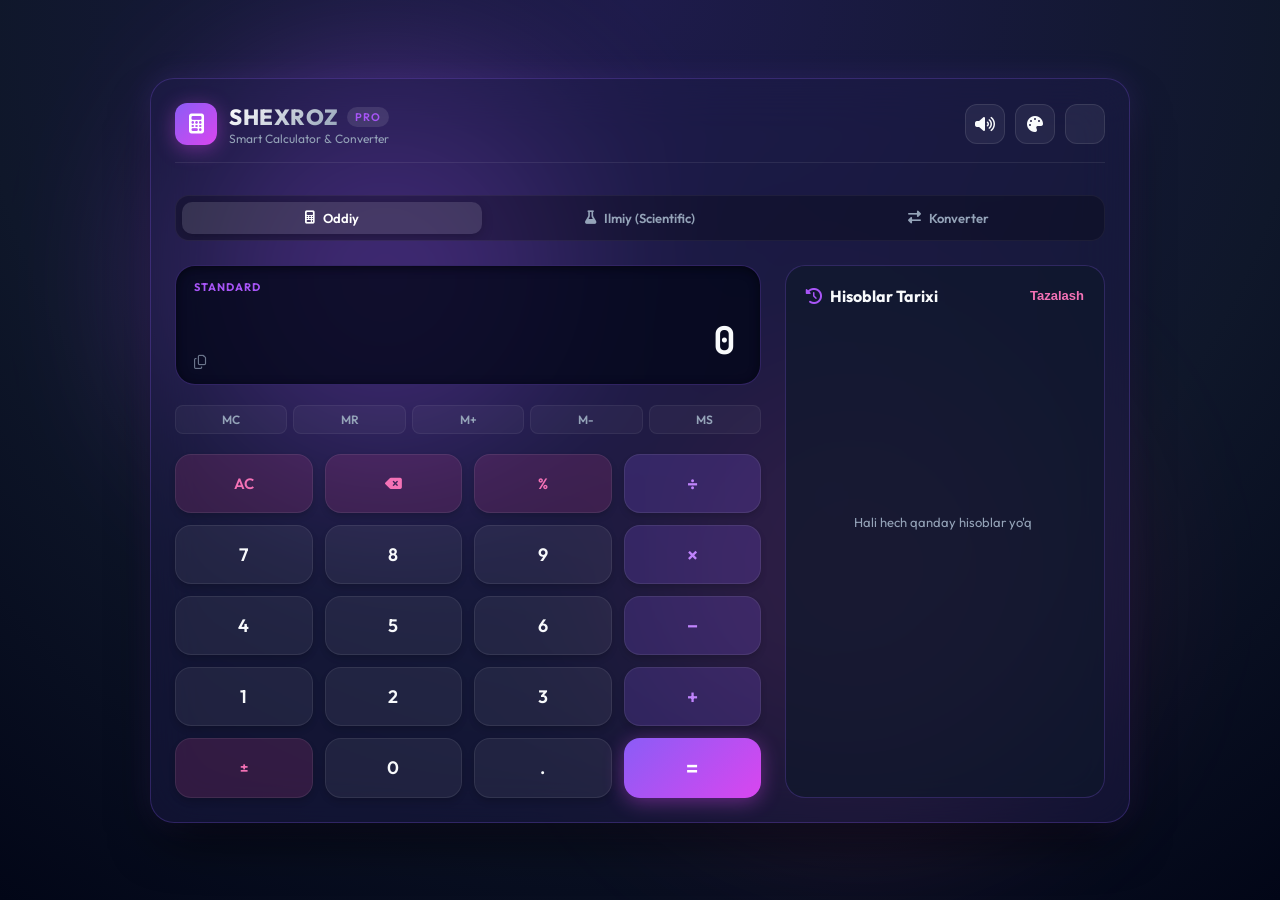
<file: index.html>
<!DOCTYPE html>
<html lang="uz">
<head>
    <meta charset="UTF-8">
    <meta name="viewport" content="width=device-width, initial-scale=1.0">
    <title>SHEXROZ - Professional Kalkulyator & Konverter</title>
    <meta name="description" content="Shexroz - Zamonaviy va Ko'p Funksiyali Kalkulyator Veb-dasturi">
    <!-- Google Fonts -->
    <link rel="preconnect" href="https://fonts.googleapis.com">
    <link rel="preconnect" href="https://fonts.gstatic.com" crossorigin>
    <link href="https://fonts.googleapis.com/css2?family=Outfit:wght@300;400;500;600;700;800&family=JetBrains+Mono:wght@400;500;600&display=swap" rel="stylesheet">
    <!-- FontAwesome Icons -->
    <link rel="stylesheet" href="https://cdnjs.cloudflare.com/ajax/libs/font-awesome/6.4.0/css/all.min.css">
    
    <style>
        :root {
            --bg-gradient: radial-gradient(circle at 50% 0%, #1e1b4b 0%, #0f172a 60%, #020617 100%);
            --glass-bg: rgba(30, 27, 75, 0.45);
            --glass-border: rgba(139, 92, 246, 0.25);
            --glass-shadow: 0 25px 50px -12px rgba(0, 0, 0, 0.7), 0 0 30px rgba(139, 92, 246, 0.15);
            
            --panel-bg: rgba(15, 23, 42, 0.65);
            --display-bg: rgba(2, 6, 23, 0.75);
            --display-border: rgba(139, 92, 246, 0.3);
            
            --btn-num-bg: rgba(255, 255, 255, 0.06);
            --btn-num-hover: rgba(255, 255, 255, 0.14);
            --btn-num-text: #f8fafc;
            
            --btn-op-bg: rgba(139, 92, 246, 0.2);
            --btn-op-hover: rgba(139, 92, 246, 0.4);
            --btn-op-text: #c084fc;
            
            --btn-fn-bg: rgba(236, 72, 153, 0.15);
            --btn-fn-hover: rgba(236, 72, 153, 0.35);
            --btn-fn-text: #f472b6;
            
            --btn-accent-bg: linear-gradient(135deg, #8b5cf6 0%, #d946ef 100%);
            --btn-accent-hover: linear-gradient(135deg, #7c3aed 0%, #c026d3 100%);
            --btn-accent-shadow: 0 4px 20px rgba(217, 70, 239, 0.4);
            --btn-accent-text: #ffffff;
            
            --accent-glow: #a855f7;
            --text-main: #f8fafc;
            --text-sub: #94a3b8;
            --border-radius: 24px;
            --btn-radius: 16px;
        }

        [data-theme="emerald"] {
            --bg-gradient: radial-gradient(circle at 50% 0%, #064e3b 0%, #022c22 60%, #011710 100%);
            --glass-bg: rgba(6, 78, 59, 0.45);
            --glass-border: rgba(16, 185, 129, 0.3);
            --glass-shadow: 0 25px 50px -12px rgba(0, 0, 0, 0.7), 0 0 30px rgba(16, 185, 129, 0.2);
            --display-border: rgba(16, 185, 129, 0.4);
            --btn-op-bg: rgba(16, 185, 129, 0.2);
            --btn-op-hover: rgba(16, 185, 129, 0.4);
            --btn-op-text: #34d399;
            --btn-fn-bg: rgba(20, 184, 166, 0.2);
            --btn-fn-hover: rgba(20, 184, 166, 0.4);
            --btn-fn-text: #2dd4bf;
            --btn-accent-bg: linear-gradient(135deg, #10b981 0%, #059669 100%);
            --btn-accent-hover: linear-gradient(135deg, #059669 0%, #047857 100%);
            --btn-accent-shadow: 0 4px 20px rgba(16, 185, 129, 0.4);
            --accent-glow: #10b981;
        }

        [data-theme="amber"] {
            --bg-gradient: radial-gradient(circle at 50% 0%, #451a03 0%, #1c1917 60%, #0c0a09 100%);
            --glass-bg: rgba(69, 26, 3, 0.45);
            --glass-border: rgba(245, 158, 11, 0.3);
            --glass-shadow: 0 25px 50px -12px rgba(0, 0, 0, 0.7), 0 0 30px rgba(245, 158, 11, 0.2);
            --display-border: rgba(245, 158, 11, 0.4);
            --btn-op-bg: rgba(245, 158, 11, 0.2);
            --btn-op-hover: rgba(245, 158, 11, 0.4);
            --btn-op-text: #fbbf24;
            --btn-fn-bg: rgba(239, 68, 68, 0.2);
            --btn-fn-hover: rgba(239, 68, 68, 0.4);
            --btn-fn-text: #f87171;
            --btn-accent-bg: linear-gradient(135deg, #f59e0b 0%, #d97706 100%);
            --btn-accent-hover: linear-gradient(135deg, #d97706 0%, #b45309 100%);
            --btn-accent-shadow: 0 4px 20px rgba(245, 158, 11, 0.4);
            --accent-glow: #f59e0b;
        }

        [data-theme="midnight"] {
            --bg-gradient: radial-gradient(circle at 50% 0%, #111827 0%, #030712 60%, #000000 100%);
            --glass-bg: rgba(17, 24, 39, 0.7);
            --glass-border: rgba(75, 85, 99, 0.4);
            --glass-shadow: 0 25px 50px -12px rgba(0, 0, 0, 0.9);
            --display-border: rgba(75, 85, 99, 0.5);
            --btn-op-bg: rgba(59, 130, 246, 0.2);
            --btn-op-hover: rgba(59, 130, 246, 0.4);
            --btn-op-text: #60a5fa;
            --btn-fn-bg: rgba(107, 114, 128, 0.2);
            --btn-fn-hover: rgba(107, 114, 128, 0.4);
            --btn-fn-text: #9ca3af;
            --btn-accent-bg: linear-gradient(135deg, #2563eb 0%, #1d4ed8 100%);
            --btn-accent-hover: linear-gradient(135deg, #1d4ed8 0%, #1e40af 100%);
            --btn-accent-shadow: 0 4px 20px rgba(37, 99, 235, 0.4);
            --accent-glow: #3b82f6;
        }

        * {
            box-sizing: border-box;
            margin: 0;
            padding: 0;
            user-select: none;
            -webkit-user-select: none;
        }

        body {
            font-family: 'Outfit', sans-serif;
            background: var(--bg-gradient);
            min-height: 100vh;
            display: flex;
            align-items: center;
            justify-content: center;
            padding: 20px;
            color: var(--text-main);
            overflow-x: hidden;
            position: relative;
        }

        .bg-glow-1, .bg-glow-2 {
            position: absolute;
            border-radius: 50%;
            filter: blur(90px);
            z-index: 0;
            pointer-events: none;
            opacity: 0.5;
            transition: background 0.5s ease;
        }
        .bg-glow-1 {
            width: 380px;
            height: 380px;
            background: var(--accent-glow);
            top: 10%;
            left: 15%;
            animation: floatGlow 12s ease-in-out infinite alternate;
        }
        .bg-glow-2 {
            width: 450px;
            height: 450px;
            background: rgba(236, 72, 153, 0.4);
            bottom: 10%;
            right: 15%;
            animation: floatGlow 15s ease-in-out infinite alternate-reverse;
        }

        @keyframes floatGlow {
            0% { transform: translate(0, 0) scale(1); }
            100% { transform: translate(40px, 30px) scale(1.15); }
        }

        .app-container {
            position: relative;
            z-index: 1;
            width: 100%;
            max-width: 980px;
            background: var(--glass-bg);
            backdrop-filter: blur(25px);
            -webkit-backdrop-filter: blur(25px);
            border: 1px solid var(--glass-border);
            border-radius: var(--border-radius);
            box-shadow: var(--glass-shadow);
            padding: 24px;
            display: grid;
            grid-template-columns: 1fr 320px;
            gap: 24px;
            transition: all 0.4s cubic-bezier(0.16, 1, 0.3, 1);
        }

        @media (max-width: 860px) {
            .app-container {
                grid-template-columns: 1fr;
                max-width: 480px;
            }
            .history-panel {
                display: none;
            }
            .history-panel.mobile-active {
                display: flex;
                position: absolute;
                inset: 0;
                z-index: 50;
                background: rgba(15, 23, 42, 0.95);
                backdrop-filter: blur(20px);
                border-radius: var(--border-radius);
            }
        }

        .app-header {
            grid-column: 1 / -1;
            display: flex;
            align-items: center;
            justify-content: space-between;
            padding-bottom: 16px;
            border-bottom: 1px solid rgba(255, 255, 255, 0.08);
            margin-bottom: 8px;
        }

        .brand-logo {
            display: flex;
            align-items: center;
            gap: 12px;
        }

        .brand-icon {
            width: 42px;
            height: 42px;
            background: var(--btn-accent-bg);
            border-radius: 12px;
            display: flex;
            align-items: center;
            justify-content: center;
            font-size: 20px;
            color: #fff;
            box-shadow: var(--btn-accent-shadow);
        }

        .brand-title {
            font-size: 22px;
            font-weight: 800;
            letter-spacing: 0.5px;
            background: linear-gradient(135deg, #ffffff 0%, var(--text-sub) 100%);
            -webkit-background-clip: text;
            -webkit-text-fill-color: transparent;
        }

        .brand-tag {
            font-size: 11px;
            font-weight: 600;
            padding: 3px 8px;
            background: rgba(255, 255, 255, 0.1);
            border-radius: 20px;
            color: var(--accent-glow);
            text-transform: uppercase;
            letter-spacing: 1px;
        }

        .header-actions {
            display: flex;
            align-items: center;
            gap: 10px;
        }

        .icon-btn {
            width: 40px;
            height: 40px;
            border-radius: 12px;
            background: rgba(255, 255, 255, 0.06);
            border: 1px solid rgba(255, 255, 255, 0.1);
            color: var(--text-main);
            display: flex;
            align-items: center;
            justify-content: center;
            cursor: pointer;
            transition: all 0.2s ease;
            font-size: 16px;
        }
        .icon-btn:hover {
            background: rgba(255, 255, 255, 0.15);
            transform: translateY(-2px);
        }
        .icon-btn.active {
            background: var(--accent-glow);
            color: #fff;
            border-color: transparent;
        }

        .mode-nav {
            grid-column: 1 / -1;
            display: flex;
            gap: 8px;
            background: rgba(0, 0, 0, 0.25);
            padding: 6px;
            border-radius: 14px;
            border: 1px solid rgba(255, 255, 255, 0.05);
            overflow-x: auto;
        }

        .mode-tab {
            flex: 1;
            padding: 8px 14px;
            border-radius: 10px;
            border: none;
            background: transparent;
            color: var(--text-sub);
            font-family: inherit;
            font-size: 13px;
            font-weight: 600;
            cursor: pointer;
            transition: all 0.25s ease;
            white-space: nowrap;
            display: flex;
            align-items: center;
            justify-content: center;
            gap: 8px;
        }

        .mode-tab.active {
            background: rgba(255, 255, 255, 0.12);
            color: #ffffff;
            box-shadow: 0 4px 12px rgba(0, 0, 0, 0.2);
        }

        .calc-section {
            display: flex;
            flex-direction: column;
            gap: 20px;
        }

        .display-card {
            background: var(--display-bg);
            border: 1px solid var(--display-border);
            border-radius: 20px;
            padding: 20px 24px;
            display: flex;
            flex-direction: column;
            justify-content: flex-end;
            min-height: 120px;
            position: relative;
            box-shadow: inset 0 2px 10px rgba(0, 0, 0, 0.5);
            transition: all 0.3s ease;
        }

        .display-expression {
            font-family: 'JetBrains Mono', monospace;
            font-size: 14px;
            color: var(--text-sub);
            min-height: 20px;
            text-align: right;
            word-break: break-all;
            margin-bottom: 6px;
            letter-spacing: 0.5px;
        }

        .display-main {
            font-family: 'JetBrains Mono', monospace;
            font-size: 38px;
            font-weight: 700;
            color: var(--text-main);
            text-align: right;
            word-break: break-all;
            line-height: 1.2;
            transition: font-size 0.15s ease;
        }

        .display-badge {
            position: absolute;
            top: 14px;
            left: 18px;
            font-size: 11px;
            font-weight: 700;
            color: var(--accent-glow);
            letter-spacing: 1px;
            text-transform: uppercase;
        }

        .display-copy-btn {
            position: absolute;
            bottom: 14px;
            left: 18px;
            background: transparent;
            border: none;
            color: var(--text-sub);
            cursor: pointer;
            font-size: 14px;
            transition: color 0.2s ease;
            opacity: 0.7;
        }
        .display-copy-btn:hover {
            color: var(--text-main);
            opacity: 1;
        }

        .memory-bar {
            display: flex;
            gap: 6px;
            justify-content: space-between;
        }

        .mem-btn {
            flex: 1;
            padding: 6px 0;
            background: rgba(255, 255, 255, 0.04);
            border: 1px solid rgba(255, 255, 255, 0.06);
            border-radius: 8px;
            color: var(--text-sub);
            font-family: inherit;
            font-size: 12px;
            font-weight: 600;
            cursor: pointer;
            transition: all 0.2s ease;
        }

        .mem-btn:hover {
            background: rgba(255, 255, 255, 0.1);
            color: var(--text-main);
        }

        .keypad {
            display: grid;
            grid-template-columns: repeat(4, 1fr);
            gap: 12px;
        }

        .keypad.scientific {
            grid-template-columns: repeat(5, 1fr);
        }

        .btn {
            appearance: none;
            border: 1px solid rgba(255, 255, 255, 0.08);
            outline: none;
            padding: 16px 10px;
            border-radius: var(--btn-radius);
            font-family: 'Outfit', sans-serif;
            font-size: 18px;
            font-weight: 600;
            cursor: pointer;
            transition: all 0.15s cubic-bezier(0.4, 0, 0.2, 1);
            display: flex;
            align-items: center;
            justify-content: center;
            position: relative;
            overflow: hidden;
            box-shadow: 0 4px 6px rgba(0, 0, 0, 0.15);
        }

        .btn:active {
            transform: scale(0.94);
        }

        .btn-num {
            background: var(--btn-num-bg);
            color: var(--btn-num-text);
        }
        .btn-num:hover {
            background: var(--btn-num-hover);
            border-color: rgba(255, 255, 255, 0.2);
            box-shadow: 0 6px 14px rgba(0, 0, 0, 0.25);
        }

        .btn-op {
            background: var(--btn-op-bg);
            color: var(--btn-op-text);
            font-size: 20px;
        }
        .btn-op:hover {
            background: var(--btn-op-hover);
            border-color: rgba(139, 92, 246, 0.4);
        }

        .btn-fn {
            background: var(--btn-fn-bg);
            color: var(--btn-fn-text);
            font-size: 15px;
        }
        .btn-fn:hover {
            background: var(--btn-fn-hover);
        }

        .btn-equal {
            background: var(--btn-accent-bg);
            color: var(--btn-accent-text);
            font-size: 22px;
            grid-column: span 1;
            box-shadow: var(--btn-accent-shadow);
            border: none;
        }
        .btn-equal:hover {
            background: var(--btn-accent-hover);
            transform: translateY(-2px);
            box-shadow: 0 8px 25px rgba(217, 70, 239, 0.5);
        }

        .btn-wide {
            grid-column: span 2;
        }

        .converter-view {
            display: none;
            flex-direction: column;
            gap: 16px;
            background: var(--panel-bg);
            border: 1px solid var(--glass-border);
            border-radius: 20px;
            padding: 20px;
        }

        .converter-group {
            display: flex;
            flex-direction: column;
            gap: 8px;
        }

        .converter-label {
            font-size: 13px;
            font-weight: 600;
            color: var(--text-sub);
        }

        .converter-input-row {
            display: flex;
            gap: 10px;
        }

        .converter-input {
            flex: 1;
            background: rgba(0, 0, 0, 0.4);
            border: 1px solid rgba(255, 255, 255, 0.15);
            border-radius: 12px;
            padding: 12px 16px;
            color: var(--text-main);
            font-family: 'JetBrains Mono', monospace;
            font-size: 18px;
            outline: none;
        }
        .converter-input:focus {
            border-color: var(--accent-glow);
        }

        .converter-select {
            width: 130px;
            background: rgba(255, 255, 255, 0.08);
            border: 1px solid rgba(255, 255, 255, 0.15);
            border-radius: 12px;
            padding: 12px;
            color: var(--text-main);
            font-family: inherit;
            font-size: 14px;
            outline: none;
            cursor: pointer;
        }
        .converter-select option {
            background: #0f172a;
            color: #fff;
        }

        .history-panel {
            background: var(--panel-bg);
            border: 1px solid var(--glass-border);
            border-radius: 20px;
            padding: 20px;
            display: flex;
            flex-direction: column;
            gap: 16px;
            height: 100%;
        }

        .history-header {
            display: flex;
            align-items: center;
            justify-content: space-between;
        }

        .history-title {
            font-size: 16px;
            font-weight: 700;
            display: flex;
            align-items: center;
            gap: 8px;
        }

        .clear-history-btn {
            background: transparent;
            border: none;
            color: var(--btn-fn-text);
            font-size: 13px;
            cursor: pointer;
            font-weight: 600;
        }
        .clear-history-btn:hover {
            text-decoration: underline;
        }

        .history-list {
            flex: 1;
            overflow-y: auto;
            display: flex;
            flex-direction: column;
            gap: 10px;
            max-height: 400px;
            padding-right: 4px;
        }

        .history-list::-webkit-scrollbar {
            width: 4px;
        }
        .history-list::-webkit-scrollbar-thumb {
            background: rgba(255, 255, 255, 0.15);
            border-radius: 4px;
        }

        .history-item {
            background: rgba(255, 255, 255, 0.03);
            border: 1px solid rgba(255, 255, 255, 0.05);
            border-radius: 12px;
            padding: 10px 14px;
            cursor: pointer;
            transition: all 0.2s ease;
            text-align: right;
        }
        .history-item:hover {
            background: rgba(255, 255, 255, 0.08);
            border-color: rgba(255, 255, 255, 0.15);
        }

        .history-expr {
            font-size: 12px;
            color: var(--text-sub);
            font-family: 'JetBrains Mono', monospace;
        }

        .history-res {
            font-size: 16px;
            font-weight: 700;
            color: var(--accent-glow);
            font-family: 'JetBrains Mono', monospace;
            margin-top: 2px;
        }

        .empty-history {
            text-align: center;
            color: var(--text-sub);
            font-size: 13px;
            margin: auto 0;
        }

        .toast {
            position: fixed;
            bottom: 30px;
            left: 50%;
            transform: translateX(-50%) translateY(100px);
            background: rgba(15, 23, 42, 0.9);
            border: 1px solid var(--accent-glow);
            color: #fff;
            padding: 10px 20px;
            border-radius: 30px;
            font-size: 14px;
            font-weight: 600;
            box-shadow: 0 10px 30px rgba(0, 0, 0, 0.5);
            opacity: 0;
            transition: all 0.3s cubic-bezier(0.16, 1, 0.3, 1);
            z-index: 100;
            display: flex;
            align-items: center;
            gap: 8px;
        }
        .toast.show {
            transform: translateX(-50%) translateY(0);
            opacity: 1;
        }

        .ripple {
            position: absolute;
            background: rgba(255, 255, 255, 0.3);
            border-radius: 50%;
            transform: scale(0);
            animation: rippleAnim 0.4s linear;
            pointer-events: none;
        }
        @keyframes rippleAnim {
            to {
                transform: scale(4);
                opacity: 0;
            }
        }
    </style>
</head>
<body>

    <div class="bg-glow-1"></div>
    <div class="bg-glow-2"></div>

    <div class="app-container">
        
        <header class="app-header">
            <div class="brand-logo">
                <div class="brand-icon">
                    <i class="fa-solid fa-calculator"></i>
                </div>
                <div>
                    <div style="display: flex; align-items: center; gap: 8px;">
                        <span class="brand-title">SHEXROZ</span>
                        <span class="brand-tag">PRO</span>
                    </div>
                    <div style="font-size: 12px; color: var(--text-sub);">Smart Calculator & Converter</div>
                </div>
            </div>

            <div class="header-actions">
                <button class="icon-btn" id="audioToggleBtn" title="Ovozni yoqish/o'chirish">
                    <i class="fa-solid fa-volume-high"></i>
                </button>
                <button class="icon-btn" id="themeToggleBtn" title="Mavzuni o'zgartirish">
                    <i class="fa-solid fa-palette"></i>
                </button>
                <button class="icon-btn" id="historyMobileBtn" title="Tarix">
                    <i class="fa-solid fa-clock-history"></i>
                </button>
            </div>
        </header>

        <nav class="mode-nav">
            <button class="mode-tab active" data-mode="standard">
                <i class="fa-solid fa-calculator"></i> Oddiy
            </button>
            <button class="mode-tab" data-mode="scientific">
                <i class="fa-solid fa-flask"></i> Ilmiy (Scientific)
            </button>
            <button class="mode-tab" data-mode="converter">
                <i class="fa-solid fa-right-left"></i> Konverter
            </button>
        </nav>

        <div class="calc-section">

            <div class="display-card">
                <span class="display-badge" id="modeBadge">Standard</span>
                <div class="display-expression" id="displayExpression"></div>
                <div class="display-main" id="displayMain">0</div>
                <button class="display-copy-btn" id="copyBtn" title="Nusxalash">
                    <i class="fa-regular fa-copy"></i>
                </button>
            </div>

            <div class="memory-bar" id="memoryBar">
                <button class="mem-btn" data-mem="MC">MC</button>
                <button class="mem-btn" data-mem="MR">MR</button>
                <button class="mem-btn" data-mem="M+">M+</button>
                <button class="mem-btn" data-mem="M-">M-</button>
                <button class="mem-btn" data-mem="MS">MS</button>
            </div>

            <div class="keypad" id="standardKeypad">
                <button class="btn btn-fn" data-action="clear">AC</button>
                <button class="btn btn-fn" data-action="delete"><i class="fa-solid fa-backspace"></i></button>
                <button class="btn btn-fn" data-action="percent">%</button>
                <button class="btn btn-op" data-action="operator" data-val="/">÷</button>

                <button class="btn btn-num" data-action="number" data-val="7">7</button>
                <button class="btn btn-num" data-action="number" data-val="8">8</button>
                <button class="btn btn-num" data-action="number" data-val="9">9</button>
                <button class="btn btn-op" data-action="operator" data-val="*">×</button>

                <button class="btn btn-num" data-action="number" data-val="4">4</button>
                <button class="btn btn-num" data-action="number" data-val="5">5</button>
                <button class="btn btn-num" data-action="number" data-val="6">6</button>
                <button class="btn btn-op" data-action="operator" data-val="-">−</button>

                <button class="btn btn-num" data-action="number" data-val="1">1</button>
                <button class="btn btn-num" data-action="number" data-val="2">2</button>
                <button class="btn btn-num" data-action="number" data-val="3">3</button>
                <button class="btn btn-op" data-action="operator" data-val="+">+</button>

                <button class="btn btn-fn" data-action="toggle-sign">±</button>
                <button class="btn btn-num" data-action="number" data-val="0">0</button>
                <button class="btn btn-num" data-action="decimal">.</button>
                <button class="btn btn-equal" data-action="equals">=</button>
            </div>

            <div class="keypad scientific" id="scientificKeypad" style="display: none;">
                <button class="btn btn-fn" data-action="sci" data-val="deg-rad" id="degRadBtn">DEG</button>
                <button class="btn btn-fn" data-action="sci" data-val="sin">sin</button>
                <button class="btn btn-fn" data-action="sci" data-val="cos">cos</button>
                <button class="btn btn-fn" data-action="sci" data-val="tan">tan</button>
                <button class="btn btn-fn" data-action="clear">AC</button>

                <button class="btn btn-fn" data-action="sci" data-val="pow">x²</button>
                <button class="btn btn-fn" data-action="sci" data-val="cube">x³</button>
                <button class="btn btn-fn" data-action="sci" data-val="xy">xʸ</button>
                <button class="btn btn-fn" data-action="delete"><i class="fa-solid fa-backspace"></i></button>
                <button class="btn btn-op" data-action="operator" data-val="/">÷</button>

                <button class="btn btn-fn" data-action="sci" data-val="sqrt">√</button>
                <button class="btn btn-fn" data-action="sci" data-val="log">log</button>
                <button class="btn btn-fn" data-action="sci" data-val="ln">ln</button>

                <button class="btn btn-num" data-action="number" data-val="7">7</button>
                <button class="btn btn-num" data-action="number" data-val="8">8</button>
                <button class="btn btn-num" data-action="number" data-val="9">9</button>
                <button class="btn btn-op" data-action="operator" data-val="*">×</button>

                <button class="btn btn-fn" data-action="sci" data-val="pi">π</button>
                <button class="btn btn-fn" data-action="sci" data-val="e">e</button>
                <button class="btn btn-fn" data-action="sci" data-val="fact">n!</button>
                
                <button class="btn btn-num" data-action="number" data-val="4">4</button>
                <button class="btn btn-num" data-action="number" data-val="5">5</button>
                <button class="btn btn-num" data-action="number" data-val="6">6</button>
                <button class="btn btn-op" data-action="operator" data-val="-">−</button>

                <button class="btn btn-fn" data-action="number" data-val="(">(</button>
                <button class="btn btn-fn" data-action="number" data-val=")">)</button>
                <button class="btn btn-fn" data-action="toggle-sign">±</button>
                
                <button class="btn btn-num" data-action="number" data-val="1">1</button>
                <button class="btn btn-num" data-action="number" data-val="2">2</button>
                <button class="btn btn-num" data-action="number" data-val="3">3</button>
                <button class="btn btn-op" data-action="operator" data-val="+">+</button>

                <button class="btn btn-num btn-wide" data-action="number" data-val="0">0</button>
                <button class="btn btn-num" data-action="decimal">.</button>
                <button class="btn btn-fn" data-action="percent">%</button>
                <button class="btn btn-equal btn-wide" data-action="equals">=</button>
            </div>

            <div class="converter-view" id="converterView">
                <div class="converter-group">
                    <label class="converter-label">Konvertatsiya Turi</label>
                    <select class="converter-select" id="converterCategory" style="width: 100%;">
                        <option value="length">Uzunlik (Length)</option>
                        <option value="weight">O'g'irlik (Weight)</option>
                        <option value="temperature">Harorat (Temperature)</option>
                        <option value="area">Maydon (Area)</option>
                    </select>
                </div>

                <div class="converter-group">
                    <label class="converter-label">Qiymat va Birlik</label>
                    <div class="converter-input-row">
                        <input type="number" class="converter-input" id="convValFrom" value="1" placeholder="0">
                        <select class="converter-select" id="convUnitFrom"></select>
                    </div>
                </div>

                <div style="text-align: center; color: var(--accent-glow); font-size: 20px;">
                    <i class="fa-solid fa-arrow-down-long"></i>
                </div>

                <div class="converter-group">
                    <label class="converter-label">Natija</label>
                    <div class="converter-input-row">
                        <input type="text" class="converter-input" id="convValTo" readonly placeholder="0">
                        <select class="converter-select" id="convUnitTo"></select>
                    </div>
                </div>
            </div>

        </div>

        <aside class="history-panel" id="historyPanel">
            <div class="history-header">
                <span class="history-title">
                    <i class="fa-solid fa-history" style="color: var(--accent-glow);"></i> Hisoblar Tarixi
                </span>
                <button class="clear-history-btn" id="clearHistoryBtn">Tazalash</button>
            </div>
            <div class="history-list" id="historyList">
                <div class="empty-history">Hali hech qanday hisoblar yo'q</div>
            </div>
        </aside>

    </div>

    <div class="toast" id="toast">
        <i class="fa-solid fa-check-circle" style="color: #4ade80;"></i>
        <span id="toastMsg">Nusxalandi!</span>
    </div>

    <script>
        class SoundEngine {
            constructor() {
                this.ctx = null;
                this.enabled = true;
            }
            init() {
                if (!this.ctx) {
                    const AudioCtx = window.AudioContext || window.webkitAudioContext;
                    this.ctx = new AudioCtx();
                }
            }
            playClick(freq = 600, type = 'sine', duration = 0.03) {
                if (!this.enabled) return;
                try {
                    this.init();
                    if (this.ctx.state === 'suspended') {
                        this.ctx.resume();
                    }
                    const osc = this.ctx.createOscillator();
                    const gain = this.ctx.createGain();
                    osc.type = type;
                    osc.frequency.setValueAtTime(freq, this.ctx.currentTime);
                    gain.gain.setValueAtTime(0.15, this.ctx.currentTime);
                    gain.gain.exponentialRampToValueAtTime(0.001, this.ctx.currentTime + duration);
                    osc.connect(gain);
                    gain.connect(this.ctx.destination);
                    osc.start();
                    osc.stop(this.ctx.currentTime + duration);
                } catch(e){}
            }
        }

        const sound = new SoundEngine();

        const themes = ['cyber', 'emerald', 'amber', 'midnight'];
        let currentThemeIdx = 0;

        document.getElementById('themeToggleBtn').addEventListener('click', () => {
            sound.playClick(800, 'triangle', 0.05);
            currentThemeIdx = (currentThemeIdx + 1) % themes.length;
            const theme = themes[currentThemeIdx];
            if (theme === 'cyber') {
                document.documentElement.removeAttribute('data-theme');
            } else {
                document.documentElement.setAttribute('data-theme', theme);
            }
            showToast(`Mavzu: ${theme.toUpperCase()}`);
        });

        const audioBtn = document.getElementById('audioToggleBtn');
        audioBtn.addEventListener('click', () => {
            sound.enabled = !sound.enabled;
            audioBtn.classList.toggle('active', sound.enabled);
            audioBtn.innerHTML = sound.enabled ? 
                '<i class="fa-solid fa-volume-high"></i>' : 
                '<i class="fa-solid fa-volume-xmark"></i>';
            showToast(sound.enabled ? "Ovoz yoqildi" : "Ovoz o'chirildi");
        });

        function showToast(msg) {
            const toast = document.getElementById('toast');
            document.getElementById('toastMsg').innerText = msg;
            toast.classList.add('show');
            setTimeout(() => toast.classList.remove('show'), 2000);
        }

        document.getElementById('historyMobileBtn').addEventListener('click', () => {
            document.getElementById('historyPanel').classList.toggle('mobile-active');
        });

        let currentInput = '0';
        let expression = '';
        let memory = 0;
        let isRadMode = false;
        let currentMode = 'standard';
        let history = [];

        const displayMain = document.getElementById('displayMain');
        const displayExpression = document.getElementById('displayExpression');
        const modeBadge = document.getElementById('modeBadge');
        const historyList = document.getElementById('historyList');

        function formatNumber(numStr) {
            if (numStr === 'Error' || numStr === 'Infinity' || numStr === '-Infinity' || isNaN(numStr)) return numStr;
            const parts = numStr.toString().split('.');
            parts[0] = parts[0].replace(/\B(?=(\d{3})+(?!\d))/g, ',');
            return parts.join('.');
        }

        function updateDisplay() {
            displayMain.innerText = formatNumber(currentInput);
            displayExpression.innerText = expression;

            if (currentInput.length > 12) {
                displayMain.style.fontSize = '24px';
            } else if (currentInput.length > 8) {
                displayMain.style.fontSize = '30px';
            } else {
                displayMain.style.fontSize = '38px';
            }
        }

        const tabs = document.querySelectorAll('.mode-tab');
        tabs.forEach(tab => {
            tab.addEventListener('click', () => {
                sound.playClick(700);
                tabs.forEach(t => t.classList.remove('active'));
                tab.classList.add('active');
                currentMode = tab.dataset.mode;
                modeBadge.innerText = currentMode.toUpperCase();

                document.getElementById('standardKeypad').style.display = currentMode === 'standard' ? 'grid' : 'none';
                document.getElementById('scientificKeypad').style.display = currentMode === 'scientific' ? 'grid' : 'none';
                document.getElementById('converterView').style.display = currentMode === 'converter' ? 'flex' : 'none';
                document.getElementById('memoryBar').style.display = currentMode === 'converter' ? 'none' : 'flex';
            });
        });

        document.querySelectorAll('.btn').forEach(btn => {
            btn.addEventListener('click', (e) => {
                const ripple = document.createElement('span');
                ripple.classList.add('ripple');
                const rect = btn.getBoundingClientRect();
                ripple.style.left = `${e.clientX - rect.left}px`;
                ripple.style.top = `${e.clientY - rect.top}px`;
                btn.appendChild(ripple);
                setTimeout(() => ripple.remove(), 400);

                const action = btn.dataset.action;
                const val = btn.dataset.val;

                sound.playClick(action === 'equals' ? 900 : action === 'operator' ? 750 : 550);
                handleInput(action, val);
            });
        });

        function handleInput(action, val) {
            if (action === 'number') {
                if (currentInput === '0' || currentInput === 'Error') {
                    currentInput = val;
                } else {
                    currentInput += val;
                }
            } 
            else if (action === 'decimal') {
                if (!currentInput.includes('.')) {
                    currentInput += '.';
                }
            } 
            else if (action === 'operator') {
                expression += ` ${currentInput} ${val}`;
                currentInput = '0';
            } 
            else if (action === 'clear') {
                currentInput = '0';
                expression = '';
            } 
            else if (action === 'delete') {
                if (currentInput.length > 1) {
                    currentInput = currentInput.slice(0, -1);
                } else {
                    currentInput = '0';
                }
            } 
            else if (action === 'toggle-sign') {
                if (currentInput !== '0' && currentInput !== 'Error') {
                    currentInput = (parseFloat(currentInput) * -1).toString();
                }
            } 
            else if (action === 'percent') {
                if (currentInput !== 'Error') {
                    currentInput = (parseFloat(currentInput) / 100).toString();
                }
            } 
            else if (action === 'sci') {
                handleScientific(val);
            } 
            else if (action === 'equals') {
                calculateResult();
            }

            updateDisplay();
        }

        function handleScientific(val) {
            let num = parseFloat(currentInput);
            if (isNaN(num)) return;

            switch(val) {
                case 'deg-rad':
                    isRadMode = !isRadMode;
                    document.getElementById('degRadBtn').innerText = isRadMode ? 'RAD' : 'DEG';
                    showToast(isRadMode ? "Rejim: Radian" : "Rejim: Gradus");
                    return;
                case 'sin':
                    let radSin = isRadMode ? num : (num * Math.PI / 180);
                    currentInput = Math.sin(radSin).toFixed(8).replace(/\.?0+$/, '');
                    break;
                case 'cos':
                    let radCos = isRadMode ? num : (num * Math.PI / 180);
                    currentInput = Math.cos(radCos).toFixed(8).replace(/\.?0+$/, '');
                    break;
                case 'tan':
                    let radTan = isRadMode ? num : (num * Math.PI / 180);
                    currentInput = Math.tan(radTan).toFixed(8).replace(/\.?0+$/, '');
                    break;
                case 'pow':
                    currentInput = Math.pow(num, 2).toString();
                    break;
                case 'cube':
                    currentInput = Math.pow(num, 3).toString();
                    break;
                case 'xy':
                    expression += ` ${num} ^`;
                    currentInput = '0';
                    break;
                case 'sqrt':
                    currentInput = num >= 0 ? Math.sqrt(num).toString() : 'Error';
                    break;
                case 'log':
                    currentInput = num > 0 ? Math.log10(num).toString() : 'Error';
                    break;
                case 'ln':
                    currentInput = num > 0 ? Math.log(num).toString() : 'Error';
                    break;
                case 'pi':
                    currentInput = Math.PI.toString();
                    break;
                case 'e':
                    currentInput = Math.E.toString();
                    break;
                case 'fact':
                    if (num < 0 || !Number.isInteger(num)) {
                        currentInput = 'Error';
                    } else {
                        let f = 1;
                        for (let i = 1; i <= num; i++) f *= i;
                        currentInput = f.toString();
                    }
                    break;
            }
        }

        function calculateResult() {
            if (expression === '' && currentInput === '0') return;

            let fullExpr = `${expression} ${currentInput}`.trim();
            let evalExpr = fullExpr
                .replace(/×/g, '*')
                .replace(/÷/g, '/')
                .replace(/−/g, '-')
                .replace(/\^/g, '**');

            try {
                let res = Function(`"use strict"; return (${evalExpr})`)();
                if (typeof res === 'number') {
                    res = Math.round(res * 1e10) / 1e10;
                    addHistory(fullExpr, res);
                    expression = '';
                    currentInput = res.toString();
                } else {
                    currentInput = 'Error';
                }
            } catch (e) {
                currentInput = 'Error';
            }
        }

        document.querySelectorAll('.mem-btn').forEach(btn => {
            btn.addEventListener('click', () => {
                const memAction = btn.dataset.mem;
                sound.playClick(650);
                let val = parseFloat(currentInput) || 0;

                switch(memAction) {
                    case 'MC': memory = 0; showToast("Xotira tozalandi"); break;
                    case 'MR': currentInput = memory.toString(); break;
                    case 'M+': memory += val; showToast(`Xotira: ${memory}`); break;
                    case 'M-': memory -= val; showToast(`Xotira: ${memory}`); break;
                    case 'MS': memory = val; showToast(`Xotiraga saqlandi: ${memory}`); break;
                }
                updateDisplay();
            });
        });

        function addHistory(expr, res) {
            history.unshift({ expr, res });
            if (history.length > 30) history.pop();
            renderHistory();
        }

        function renderHistory() {
            if (history.length === 0) {
                historyList.innerHTML = `<div class="empty-history">Hali hech qanday hisoblar yo'q</div>`;
                return;
            }
            historyList.innerHTML = history.map(item => `
                <div class="history-item" onclick="recallHistory('${item.res}')">
                    <div class="history-expr">${item.expr} =</div>
                    <div class="history-res">${formatNumber(item.res)}</div>
                </div>
            `).join('');
        }

        function recallHistory(val) {
            sound.playClick(600);
            currentInput = val;
            updateDisplay();
            showToast("Natija chaqirildi");
        }

        document.getElementById('clearHistoryBtn').addEventListener('click', () => {
            sound.playClick(500);
            history = [];
            renderHistory();
            showToast("Tarix tozalandi");
        });

        document.getElementById('copyBtn').addEventListener('click', () => {
            navigator.clipboard.writeText(currentInput);
            showToast("Natija nusxalandi!");
            sound.playClick(900);
        });

        window.addEventListener('keydown', (e) => {
            const key = e.key;
            if (key >= '0' && key <= '9') handleInput('number', key);
            else if (key === '.') handleInput('decimal');
            else if (key === '+' || key === '-' || key === '*' || key === '/') handleInput('operator', key);
            else if (key === 'Enter' || key === '=') { e.preventDefault(); calculateResult(); }
            else if (key === 'Backspace') handleInput('delete');
            else if (key === 'Escape') handleInput('clear');
            else if (key === '%') handleInput('percent');
            else if (key === '(' || key === ')') handleInput('number', key);
            updateDisplay();
        });

        const converterData = {
            length: {
                units: { meter: 'Metr (m)', km: 'Kilometr (km)', cm: 'Santimetr (cm)', mm: 'Milimetr (mm)', inch: 'Dyuym (in)', foot: 'Fut (ft)' },
                rates: { meter: 1, km: 1000, cm: 0.01, mm: 0.001, inch: 0.0254, foot: 0.3048 }
            },
            weight: {
                units: { kg: 'Kilogramm (kg)', gram: 'Gramm (g)', mg: 'Miligramm (mg)', pound: 'Funt (lb)', ton: 'Tonna (t)' },
                rates: { kg: 1, gram: 0.001, mg: 0.000001, pound: 0.453592, ton: 1000 }
            },
            temperature: {
                units: { celsius: 'Selsiy (°C)', fahrenheit: 'Farengeyt (°F)', kelvin: 'Kelvin (K)' }
            },
            area: {
                units: { sq_m: 'Kvadrat metr (m²)', sq_km: 'Kvadrat km (km²)', hectare: 'Gektar (ha)', acre: 'Akr' },
                rates: { sq_m: 1, sq_km: 1000000, hectare: 10000, acre: 4046.86 }
            }
        };

        const catSelect = document.getElementById('converterCategory');
        const unitFrom = document.getElementById('convUnitFrom');
        const unitTo = document.getElementById('convUnitTo');
        const inputFrom = document.getElementById('convValFrom');
        const inputTo = document.getElementById('convValTo');

        function populateConverterUnits() {
            const cat = catSelect.value;
            const units = converterData[cat].units;
            let optionsHtml = '';
            for (let key in units) {
                optionsHtml += `<option value="${key}">${units[key]}</option>`;
            }
            unitFrom.innerHTML = optionsHtml;
            unitTo.innerHTML = optionsHtml;
            if (unitTo.options.length > 1) unitTo.selectedIndex = 1;
            convertUnits();
        }

        function convertUnits() {
            const cat = catSelect.value;
            const val = parseFloat(inputFrom.value);
            if (isNaN(val)) { inputTo.value = ''; return; }

            const uFrom = unitFrom.value;
            const uTo = unitTo.value;

            if (cat === 'temperature') {
                let celsius = val;
                if (uFrom === 'fahrenheit') celsius = (val - 32) * 5/9;
                if (uFrom === 'kelvin') celsius = val - 273.15;

                let res = celsius;
                if (uTo === 'fahrenheit') res = (celsius * 9/5) + 32;
                if (uTo === 'kelvin') res = celsius + 273.15;
                inputTo.value = res.toFixed(4).replace(/\.?0+$/, '');
            } else {
                const rates = converterData[cat].rates;
                const baseVal = val * rates[uFrom];
                const res = baseVal / rates[uTo];
                inputTo.value = res.toFixed(6).replace(/\.?0+$/, '');
            }
        }

        catSelect.addEventListener('change', populateConverterUnits);
        unitFrom.addEventListener('change', convertUnits);
        unitTo.addEventListener('change', convertUnits);
        inputFrom.addEventListener('input', convertUnits);

        populateConverterUnits();
        updateDisplay();
    </script>
</body>
</html>
</file>
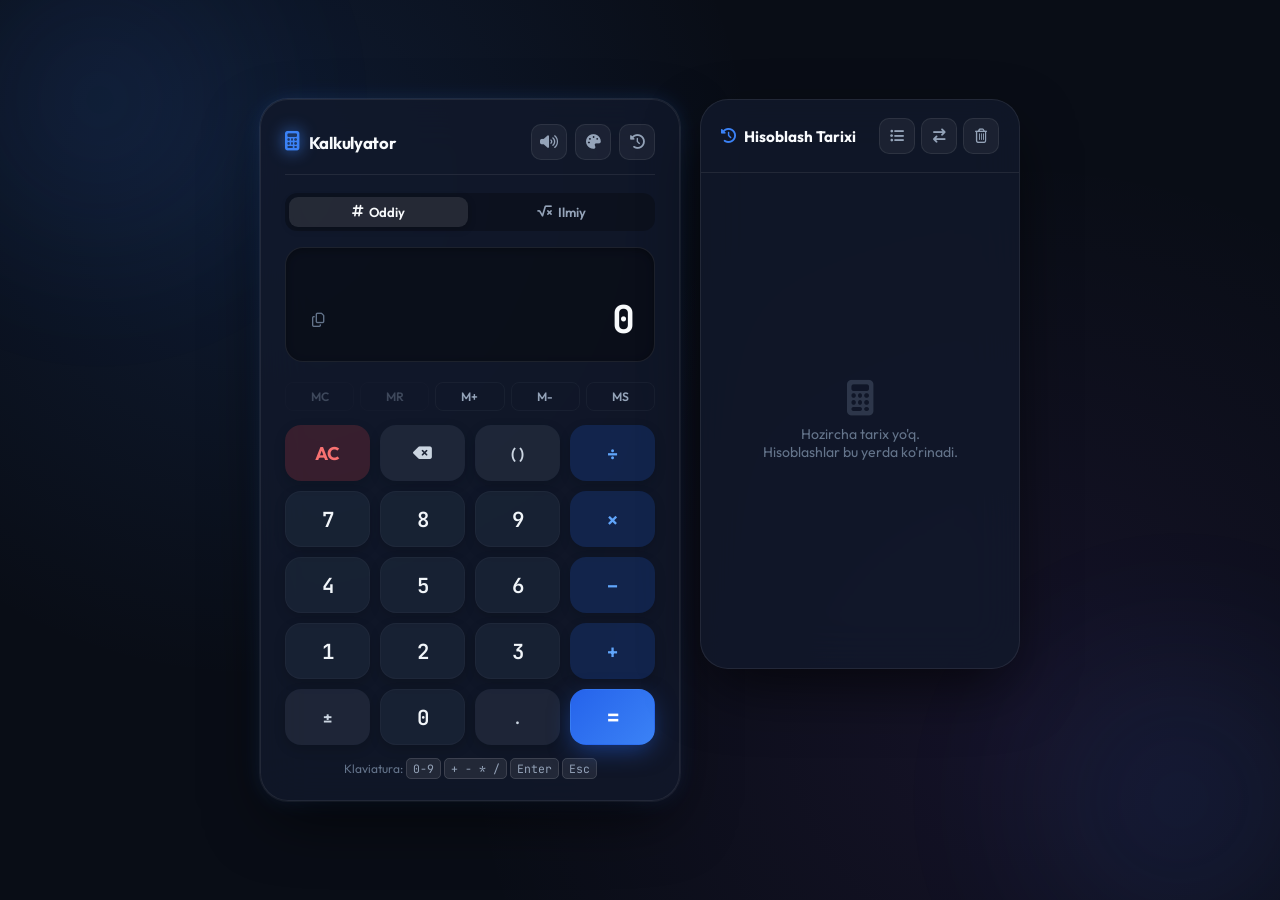
<file: Kalkulyator.html>
<!DOCTYPE html>
<html lang="uz">
<head>
    <meta charset="UTF-8">
    <meta name="viewport" content="width=device-width, initial-scale=1.0">
    <title>Zamonaviy Kalkulyator — Professional & Smart Calculator</title>
    <meta name="description" content="Zamonaviy, ilmiy va qulay universal kalkulyator. Hisoblash tarixi, konverter va klaviatura qo'llab-quvvatlovi bilan.">
    
    <!-- Google Fonts -->
    <link rel="preconnect" href="https://fonts.googleapis.com">
    <link rel="preconnect" href="https://fonts.gstatic.com" crossorigin>
    <link href="https://fonts.googleapis.com/css2?family=JetBrains+Mono:wght@400;500;600;700;800&family=Outfit:wght@300;400;500;600;700;800&display=swap" rel="stylesheet">
    
    <!-- Font Awesome Icons -->
    <link rel="stylesheet" href="https://cdnjs.cloudflare.com/ajax/libs/font-awesome/6.5.1/css/all.min.css">

    <style>
        :root {
            --bg-body: #090d16;
            --bg-calc: rgba(18, 25, 43, 0.82);
            --border-glass: rgba(255, 255, 255, 0.08);
            --border-glow: rgba(59, 130, 246, 0.3);
            --text-primary: #f8fafc;
            --text-secondary: #94a3b8;
            --text-muted: #64748b;
            
            --btn-num-bg: rgba(30, 41, 59, 0.65);
            --btn-num-hover: rgba(51, 65, 85, 0.9);
            --btn-num-text: #f1f5f9;
            
            --btn-op-bg: rgba(37, 99, 235, 0.18);
            --btn-op-hover: rgba(37, 99, 235, 0.35);
            --btn-op-text: #60a5fa;
            
            --btn-fn-bg: rgba(71, 85, 105, 0.25);
            --btn-fn-hover: rgba(71, 85, 105, 0.45);
            --btn-fn-text: #cbd5e1;
            
            --btn-equals-bg: linear-gradient(135deg, #2563eb, #3b82f6);
            --btn-equals-shadow: 0 8px 24px -4px rgba(37, 99, 235, 0.5);
            
            --accent-glow: #3b82f6;
            --radius-calc: 28px;
            --radius-btn: 16px;
        }

        /* Themes */
        body.theme-cyber {
            --bg-body: #0b0616;
            --bg-calc: rgba(23, 13, 41, 0.85);
            --border-glow: rgba(168, 85, 247, 0.35);
            --btn-op-bg: rgba(168, 85, 247, 0.2);
            --btn-op-hover: rgba(168, 85, 247, 0.4);
            --btn-op-text: #c084fc;
            --btn-equals-bg: linear-gradient(135deg, #9333ea, #c084fc);
            --btn-equals-shadow: 0 8px 24px -4px rgba(168, 85, 247, 0.5);
            --accent-glow: #a855f7;
        }

        body.theme-emerald {
            --bg-body: #04140e;
            --bg-calc: rgba(9, 36, 26, 0.85);
            --border-glow: rgba(16, 185, 129, 0.35);
            --btn-op-bg: rgba(16, 185, 129, 0.2);
            --btn-op-hover: rgba(16, 185, 129, 0.4);
            --btn-op-text: #34d399;
            --btn-equals-bg: linear-gradient(135deg, #059669, #10b981);
            --btn-equals-shadow: 0 8px 24px -4px rgba(16, 185, 129, 0.5);
            --accent-glow: #10b981;
        }

        body.theme-sunset {
            --bg-body: #140909;
            --bg-calc: rgba(36, 16, 16, 0.85);
            --border-glow: rgba(249, 115, 22, 0.35);
            --btn-op-bg: rgba(249, 115, 22, 0.2);
            --btn-op-hover: rgba(249, 115, 22, 0.4);
            --btn-op-text: #fb923c;
            --btn-equals-bg: linear-gradient(135deg, #ea580c, #f97316);
            --btn-equals-shadow: 0 8px 24px -4px rgba(249, 115, 22, 0.5);
            --accent-glow: #f97316;
        }

        * {
            box-sizing: border-box;
            margin: 0;
            padding: 0;
            font-family: 'Outfit', sans-serif;
            -webkit-tap-highlight-color: transparent;
        }

        body {
            background-color: var(--bg-body);
            color: var(--text-primary);
            min-height: 100vh;
            display: flex;
            align-items: center;
            justify-content: center;
            padding: 24px 16px;
            overflow-x: hidden;
            position: relative;
            background-image: 
                radial-gradient(circle at 20% 20%, rgba(59, 130, 246, 0.12) 0%, transparent 40%),
                radial-gradient(circle at 80% 80%, rgba(168, 85, 247, 0.08) 0%, transparent 45%);
            background-attachment: fixed;
            transition: background 0.4s ease;
        }

        /* Ambient glowing orbs */
        .ambient-glow {
            position: fixed;
            width: 400px;
            height: 400px;
            border-radius: 50%;
            background: radial-gradient(circle, var(--accent-glow) 0%, transparent 70%);
            opacity: 0.15;
            filter: blur(80px);
            pointer-events: none;
            z-index: 0;
            transition: all 0.5s ease;
        }
        .glow-1 { top: -100px; left: -100px; }
        .glow-2 { bottom: -100px; right: -100px; }

        .calculator-wrapper {
            position: relative;
            z-index: 10;
            display: flex;
            gap: 20px;
            align-items: flex-start;
            max-width: 960px;
            width: 100%;
            justify-content: center;
        }

        /* Main Calculator Container */
        .calculator {
            background: var(--bg-calc);
            backdrop-filter: blur(24px);
            -webkit-backdrop-filter: blur(24px);
            border: 1px solid var(--border-glass);
            border-radius: var(--radius-calc);
            width: 100%;
            max-width: 420px;
            padding: 24px;
            box-shadow: 
                0 24px 64px -12px rgba(0, 0, 0, 0.7),
                0 0 0 1px var(--border-glass),
                0 0 25px -5px var(--border-glow);
            transition: all 0.3s cubic-bezier(0.4, 0, 0.2, 1);
        }

        .calculator.scientific-mode {
            max-width: 580px;
        }

        /* Header bar */
        .calc-header {
            display: flex;
            align-items: center;
            justify-content: space-between;
            margin-bottom: 18px;
            padding-bottom: 14px;
            border-bottom: 1px solid var(--border-glass);
        }

        .calc-title {
            display: flex;
            align-items: center;
            gap: 10px;
            font-size: 1.05rem;
            font-weight: 700;
            color: var(--text-primary);
            letter-spacing: -0.3px;
        }

        .calc-title i {
            color: var(--accent-glow);
            font-size: 1.2rem;
            filter: drop-shadow(0 0 8px var(--accent-glow));
        }

        .calc-controls {
            display: flex;
            align-items: center;
            gap: 8px;
        }

        .icon-btn {
            background: rgba(255, 255, 255, 0.05);
            border: 1px solid var(--border-glass);
            color: var(--text-secondary);
            width: 36px;
            height: 36px;
            border-radius: 10px;
            display: flex;
            align-items: center;
            justify-content: center;
            cursor: pointer;
            font-size: 0.9rem;
            transition: all 0.2s ease;
        }

        .icon-btn:hover {
            background: rgba(255, 255, 255, 0.12);
            color: var(--text-primary);
            transform: translateY(-1px);
        }

        .icon-btn.active {
            background: var(--btn-op-bg);
            color: var(--btn-op-text);
            border-color: var(--btn-op-text);
        }

        /* Mode Switcher Tabs */
        .mode-tabs {
            display: flex;
            background: rgba(0, 0, 0, 0.25);
            padding: 4px;
            border-radius: 12px;
            margin-bottom: 16px;
            gap: 4px;
        }

        .mode-tab {
            flex: 1;
            padding: 7px 12px;
            font-size: 0.82rem;
            font-weight: 600;
            text-align: center;
            background: transparent;
            border: none;
            color: var(--text-secondary);
            border-radius: 9px;
            cursor: pointer;
            transition: all 0.2s ease;
            display: flex;
            align-items: center;
            justify-content: center;
            gap: 6px;
        }

        .mode-tab.active {
            background: rgba(255, 255, 255, 0.1);
            color: var(--text-primary);
            box-shadow: 0 2px 8px rgba(0, 0, 0, 0.2);
        }

        /* Screen / Display Area */
        .display-area {
            background: rgba(0, 0, 0, 0.35);
            border: 1px solid var(--border-glass);
            border-radius: 18px;
            padding: 16px 20px;
            margin-bottom: 20px;
            text-align: right;
            position: relative;
            box-shadow: inset 0 2px 8px rgba(0, 0, 0, 0.3);
            transition: border-color 0.2s;
        }

        .display-area:focus-within {
            border-color: var(--accent-glow);
        }

        .memory-indicators {
            display: flex;
            gap: 8px;
            position: absolute;
            top: 10px;
            left: 16px;
            font-size: 0.72rem;
            font-weight: 700;
            color: var(--accent-glow);
            letter-spacing: 0.5px;
        }

        .screen-expression {
            min-height: 24px;
            font-family: 'JetBrains Mono', monospace;
            font-size: 0.95rem;
            color: var(--text-muted);
            overflow-x: auto;
            white-space: nowrap;
            scrollbar-width: none;
            margin-bottom: 6px;
            direction: ltr;
        }

        .screen-expression::-webkit-scrollbar {
            display: none;
        }

        .screen-result-wrapper {
            display: flex;
            align-items: center;
            justify-content: space-between;
            gap: 8px;
        }

        .screen-result {
            flex: 1;
            font-family: 'JetBrains Mono', monospace;
            font-size: 2.4rem;
            font-weight: 700;
            color: var(--text-primary);
            overflow-x: auto;
            white-space: nowrap;
            scrollbar-width: none;
            direction: ltr;
            letter-spacing: -0.5px;
            text-align: right;
            transition: font-size 0.15s ease;
        }

        .screen-result::-webkit-scrollbar {
            display: none;
        }

        .screen-copy-btn {
            background: transparent;
            border: none;
            color: var(--text-muted);
            cursor: pointer;
            font-size: 0.9rem;
            padding: 6px;
            border-radius: 6px;
            transition: all 0.2s;
        }

        .screen-copy-btn:hover {
            color: var(--accent-glow);
            background: rgba(255, 255, 255, 0.05);
        }

        /* Memory Buttons Bar */
        .memory-bar {
            display: grid;
            grid-template-columns: repeat(5, 1fr);
            gap: 6px;
            margin-bottom: 14px;
        }

        .mem-btn {
            background: transparent;
            border: 1px solid rgba(255, 255, 255, 0.04);
            color: var(--text-secondary);
            font-size: 0.76rem;
            font-weight: 600;
            padding: 6px 0;
            border-radius: 8px;
            cursor: pointer;
            transition: all 0.2s ease;
        }

        .mem-btn:hover:not(:disabled) {
            background: rgba(255, 255, 255, 0.08);
            color: var(--text-primary);
        }

        .mem-btn:disabled {
            opacity: 0.35;
            cursor: not-allowed;
        }

        /* Buttons Grid */
        .keypad-grid {
            display: grid;
            grid-template-columns: repeat(4, 1fr);
            gap: 10px;
        }

        .scientific-grid {
            display: none;
            grid-template-columns: repeat(4, 1fr);
            gap: 10px;
            margin-bottom: 10px;
        }

        .calculator.scientific-mode .scientific-grid {
            display: grid;
        }

        /* Base Button */
        .btn {
            height: 56px;
            border: 1px solid transparent;
            border-radius: var(--radius-btn);
            font-size: 1.15rem;
            font-weight: 600;
            display: flex;
            align-items: center;
            justify-content: center;
            cursor: pointer;
            outline: none;
            transition: all 0.15s cubic-bezier(0.4, 0, 0.2, 1);
            position: relative;
            overflow: hidden;
            box-shadow: 0 4px 12px rgba(0, 0, 0, 0.15);
        }

        .btn:active, .btn.keyboard-active {
            transform: scale(0.94);
            filter: brightness(1.2);
        }

        /* Button Types */
        .btn-number {
            background: var(--btn-num-bg);
            color: var(--btn-num-text);
            border-color: rgba(255, 255, 255, 0.03);
            font-family: 'JetBrains Mono', monospace;
            font-size: 1.3rem;
        }

        .btn-number:hover {
            background: var(--btn-num-hover);
        }

        .btn-op {
            background: var(--btn-op-bg);
            color: var(--btn-op-text);
            font-size: 1.25rem;
        }

        .btn-op:hover {
            background: var(--btn-op-hover);
        }

        .btn-fn {
            background: var(--btn-fn-bg);
            color: var(--btn-fn-text);
            font-size: 1.05rem;
        }

        .btn-fn:hover {
            background: var(--btn-fn-hover);
        }

        .btn-clear {
            background: rgba(239, 68, 68, 0.18);
            color: #f87171;
            font-weight: 700;
        }

        .btn-clear:hover {
            background: rgba(239, 68, 68, 0.32);
        }

        .btn-sci {
            background: rgba(255, 255, 255, 0.05);
            color: var(--text-secondary);
            font-size: 0.85rem;
            font-weight: 600;
            height: 44px;
        }

        .btn-sci:hover {
            background: rgba(255, 255, 255, 0.12);
            color: var(--text-primary);
        }

        .btn-equals {
            background: var(--btn-equals-bg);
            color: #ffffff;
            font-size: 1.4rem;
            box-shadow: var(--btn-equals-shadow);
        }

        .btn-equals:hover {
            filter: brightness(1.1);
        }

        /* History & Converter Panel */
        .side-panel {
            background: var(--bg-calc);
            backdrop-filter: blur(24px);
            -webkit-backdrop-filter: blur(24px);
            border: 1px solid var(--border-glass);
            border-radius: var(--radius-calc);
            width: 320px;
            height: 570px;
            display: flex;
            flex-direction: column;
            box-shadow: 0 24px 64px -12px rgba(0, 0, 0, 0.7);
            overflow: hidden;
            transition: all 0.3s ease;
        }

        .panel-header {
            padding: 18px 20px;
            border-bottom: 1px solid var(--border-glass);
            display: flex;
            align-items: center;
            justify-content: space-between;
        }

        .panel-title {
            font-size: 0.95rem;
            font-weight: 700;
            display: flex;
            align-items: center;
            gap: 8px;
            color: var(--text-primary);
        }

        .panel-title i {
            color: var(--accent-glow);
        }

        .panel-actions {
            display: flex;
            gap: 6px;
        }

        .history-list {
            flex: 1;
            padding: 14px;
            overflow-y: auto;
            display: flex;
            flex-direction: column;
            gap: 10px;
        }

        .history-list::-webkit-scrollbar {
            width: 6px;
        }

        .history-list::-webkit-scrollbar-thumb {
            background: rgba(255, 255, 255, 0.1);
            border-radius: 10px;
        }

        .history-item {
            background: rgba(255, 255, 255, 0.03);
            border: 1px solid var(--border-glass);
            padding: 12px 14px;
            border-radius: 12px;
            cursor: pointer;
            transition: all 0.2s ease;
            text-align: right;
            position: relative;
        }

        .history-item:hover {
            background: rgba(255, 255, 255, 0.08);
            border-color: var(--accent-glow);
            transform: translateY(-2px);
        }

        .history-exp {
            font-size: 0.82rem;
            color: var(--text-muted);
            font-family: 'JetBrains Mono', monospace;
            margin-bottom: 4px;
            word-break: break-all;
        }

        .history-res {
            font-size: 1.15rem;
            font-weight: 700;
            color: var(--text-primary);
            font-family: 'JetBrains Mono', monospace;
        }

        .history-time {
            font-size: 0.68rem;
            color: var(--text-muted);
            text-align: left;
            margin-top: 4px;
        }

        .history-empty {
            display: flex;
            flex-direction: column;
            align-items: center;
            justify-content: center;
            height: 100%;
            color: var(--text-muted);
            text-align: center;
            gap: 10px;
            font-size: 0.88rem;
        }

        .history-empty i {
            font-size: 2.2rem;
            opacity: 0.35;
        }

        /* Converter Tab inside panel */
        .converter-view {
            display: none;
            flex-direction: column;
            padding: 16px;
            gap: 14px;
            flex: 1;
            overflow-y: auto;
        }

        .form-group {
            display: flex;
            flex-direction: column;
            gap: 6px;
        }

        .form-label {
            font-size: 0.78rem;
            color: var(--text-secondary);
            font-weight: 600;
            text-transform: uppercase;
            letter-spacing: 0.5px;
        }

        .form-control, .form-select {
            background: rgba(0, 0, 0, 0.35);
            border: 1px solid var(--border-glass);
            color: var(--text-primary);
            padding: 10px 14px;
            border-radius: 10px;
            font-size: 0.95rem;
            outline: none;
            transition: border-color 0.2s;
            font-family: 'JetBrains Mono', monospace;
        }

        .form-select {
            font-family: 'Outfit', sans-serif;
            cursor: pointer;
        }

        .form-control:focus, .form-select:focus {
            border-color: var(--accent-glow);
        }

        .convert-result-card {
            background: rgba(255, 255, 255, 0.04);
            border: 1px solid var(--border-glass);
            border-radius: 12px;
            padding: 14px;
            text-align: center;
            margin-top: 8px;
        }

        .convert-result-val {
            font-size: 1.4rem;
            font-weight: 700;
            color: var(--accent-glow);
            font-family: 'JetBrains Mono', monospace;
            word-break: break-all;
        }

        .convert-result-label {
            font-size: 0.75rem;
            color: var(--text-muted);
            margin-top: 4px;
        }

        /* Toast notification */
        .toast {
            position: fixed;
            bottom: 24px;
            left: 50%;
            transform: translateX(-50%) translateY(100px);
            background: rgba(15, 23, 42, 0.92);
            backdrop-filter: blur(12px);
            border: 1px solid var(--border-glow);
            color: #ffffff;
            padding: 10px 20px;
            border-radius: 50px;
            font-size: 0.88rem;
            font-weight: 600;
            display: flex;
            align-items: center;
            gap: 8px;
            box-shadow: 0 10px 30px rgba(0, 0, 0, 0.5);
            transition: transform 0.3s cubic-bezier(0.175, 0.885, 0.32, 1.275);
            z-index: 1000;
            pointer-events: none;
        }

        .toast.show {
            transform: translateX(-50%) translateY(0);
        }

        .toast i {
            color: #10b981;
        }

        /* Keyboard hint footer */
        .keyboard-hint {
            margin-top: 16px;
            text-align: center;
            font-size: 0.75rem;
            color: var(--text-muted);
            display: flex;
            align-items: center;
            justify-content: center;
            gap: 12px;
        }

        .keyboard-hint kbd {
            background: rgba(255, 255, 255, 0.08);
            border: 1px solid rgba(255, 255, 255, 0.12);
            padding: 2px 6px;
            border-radius: 5px;
            font-family: 'JetBrains Mono', monospace;
            font-size: 0.72rem;
            color: var(--text-secondary);
        }

        /* Responsive */
        @media (max-width: 820px) {
            .calculator-wrapper {
                flex-direction: column;
                align-items: center;
            }
            .side-panel {
                width: 100%;
                max-width: 420px;
                height: 380px;
            }
            .calculator.scientific-mode {
                max-width: 420px;
            }
            .calculator.scientific-mode .scientific-grid {
                grid-template-columns: repeat(4, 1fr);
            }
        }
    </style>
</head>
<body>
    <!-- Ambient Background Lighting -->
    <div class="ambient-glow glow-1"></div>
    <div class="ambient-glow glow-2"></div>

    <div class="calculator-wrapper">
        <!-- Main Calculator Window -->
        <main class="calculator" id="mainCalculator">
            <!-- Header bar with Title, Sound, Themes & History toggle -->
            <header class="calc-header">
                <div class="calc-title">
                    <i class="fa-solid fa-calculator" aria-hidden="true"></i>
                    <span>Kalkulyator</span>
                </div>
                <div class="calc-controls">
                    <button class="icon-btn" id="soundToggleBtn" title="Ovozni yoqish/o'chirish" aria-label="Ovoz sozlamasi">
                        <i class="fa-solid fa-volume-high" id="soundIcon"></i>
                    </button>
                    <button class="icon-btn" id="themeCycleBtn" title="Mavzuni almashtirish" aria-label="Mavzu">
                        <i class="fa-solid fa-palette"></i>
                    </button>
                    <button class="icon-btn" id="historyToggleBtn" title="Tarix va vositalar paneli" aria-label="Tarix">
                        <i class="fa-solid fa-clock-rotate-left"></i>
                    </button>
                </div>
            </header>

            <!-- Mode Selector Tabs -->
            <nav class="mode-tabs" aria-label="Kalkulyator rejimlari">
                <button class="mode-tab active" id="tabStandard" onclick="setMode('standard')">
                    <i class="fa-solid fa-hashtag"></i> Oddiy
                </button>
                <button class="mode-tab" id="tabScientific" onclick="setMode('scientific')">
                    <i class="fa-solid fa-square-root-variable"></i> Ilmiy
                </button>
            </nav>

            <!-- Display Area -->
            <section class="display-area" aria-live="polite">
                <div class="memory-indicators" id="memoryIndicators"></div>
                <div class="screen-expression" id="screenExpression">&nbsp;</div>
                <div class="screen-result-wrapper">
                    <button class="screen-copy-btn" id="copyResultBtn" title="Natijani nusxalash" aria-label="Nusxa olish">
                        <i class="fa-regular fa-copy"></i>
                    </button>
                    <div class="screen-result" id="screenResult">0</div>
                </div>
            </section>

            <!-- Memory Bar -->
            <div class="memory-bar">
                <button class="mem-btn" onclick="memClear()" id="btnMC" disabled title="Xotirani tozalash">MC</button>
                <button class="mem-btn" onclick="memRecall()" id="btnMR" disabled title="Xotiradan o'qish">MR</button>
                <button class="mem-btn" onclick="memAdd()" id="btnMPlus" title="Xotiraga qo'shish">M+</button>
                <button class="mem-btn" onclick="memSubtract()" id="btnMMinus" title="Xotiradan ayirish">M-</button>
                <button class="mem-btn" onclick="memStore()" id="btnMS" title="Xotiraga saqlash">MS</button>
            </div>

            <!-- Scientific Keys (Visible in scientific mode) -->
            <div class="scientific-grid" id="scientificGrid">
                <button class="btn btn-sci" onclick="sciFunc('sin')" title="Sinus">sin</button>
                <button class="btn btn-sci" onclick="sciFunc('cos')" title="Kosinus">cos</button>
                <button class="btn btn-sci" onclick="sciFunc('tan')" title="Tangens">tan</button>
                <button class="btn btn-sci" onclick="sciFunc('sqrt')" title="Kvadrat ildiz">√x</button>

                <button class="btn btn-sci" onclick="sciFunc('pow2')" title="Kvadrat">x²</button>
                <button class="btn btn-sci" onclick="appendOperator('^')" title="Daraja">xʸ</button>
                <button class="btn btn-sci" onclick="sciFunc('log')" title="O'nli logarifm">log</button>
                <button class="btn btn-sci" onclick="sciFunc('ln')" title="Natural logarifm">ln</button>

                <button class="btn btn-sci" onclick="appendConstant('pi')" title="Pi soni (3.1415...)">π</button>
                <button class="btn btn-sci" onclick="appendConstant('e')" title="Eyler soni (2.718...)">e</button>
                <button class="btn btn-sci" onclick="sciFunc('fact')" title="Faktorial (n!)">n!</button>
                <button class="btn btn-sci" onclick="sciFunc('inv')" title="Teskari qiymat (1/x)">1/x</button>
            </div>

            <!-- Standard Keyboard Grid -->
            <div class="keypad-grid">
                <!-- Row 1 -->
                <button class="btn btn-clear" onclick="clearAll()" id="keyAC" title="Hammasini tozalash (Esc)">AC</button>
                <button class="btn btn-fn" onclick="deleteLast()" id="keyBackspace" title="Oxirgisini o'chirish (Backspace)">
                    <i class="fa-solid fa-delete-left"></i>
                </button>
                <button class="btn btn-fn" onclick="appendBracket()" id="keyBracket" title="Qavslar ( )">( )</button>
                <button class="btn btn-op" onclick="appendOperator('/')" id="keyDiv" title="Bo'lish (/)">÷</button>

                <!-- Row 2 -->
                <button class="btn btn-number" onclick="appendNumber('7')" id="key7">7</button>
                <button class="btn btn-number" onclick="appendNumber('8')" id="key8">8</button>
                <button class="btn btn-number" onclick="appendNumber('9')" id="key9">9</button>
                <button class="btn btn-op" onclick="appendOperator('*')" id="keyMul" title="Ko'paytirish (*)">×</button>

                <!-- Row 3 -->
                <button class="btn btn-number" onclick="appendNumber('4')" id="key4">4</button>
                <button class="btn btn-number" onclick="appendNumber('5')" id="key5">5</button>
                <button class="btn btn-number" onclick="appendNumber('6')" id="key6">6</button>
                <button class="btn btn-op" onclick="appendOperator('-')" id="keySub" title="Ayirish (-)">−</button>

                <!-- Row 4 -->
                <button class="btn btn-number" onclick="appendNumber('1')" id="key1">1</button>
                <button class="btn btn-number" onclick="appendNumber('2')" id="key2">2</button>
                <button class="btn btn-number" onclick="appendNumber('3')" id="key3">3</button>
                <button class="btn btn-op" onclick="appendOperator('+')" id="keyAdd" title="Qo'shish (+)">+</button>

                <!-- Row 5 -->
                <button class="btn btn-fn" onclick="toggleSign()" id="keySign" title="Ishorani o'zgartirish (±)">±</button>
                <button class="btn btn-number" onclick="appendNumber('0')" id="key0">0</button>
                <button class="btn btn-fn" onclick="appendDot()" id="keyDot" title="Vergul / Nuqta (.)">.</button>
                <button class="btn btn-equals" onclick="calculateResult()" id="keyEqual" title="Teng (Enter)">=</button>
            </div>

            <footer class="keyboard-hint">
                <span>Klaviatura: <kbd>0-9</kbd> <kbd>+ - * /</kbd> <kbd>Enter</kbd> <kbd>Esc</kbd></span>
            </footer>
        </main>

        <!-- Side Panel: History & Unit Converter -->
        <aside class="side-panel" id="sidePanel">
            <div class="panel-header">
                <div class="panel-title" id="sidePanelTitle">
                    <i class="fa-solid fa-clock-rotate-left"></i>
                    <span>Hisoblash Tarixi</span>
                </div>
                <div class="panel-actions">
                    <button class="icon-btn" id="tabHistoryBtn" title="Tarix" onclick="switchSideTab('history')">
                        <i class="fa-solid fa-list-ul"></i>
                    </button>
                    <button class="icon-btn" id="tabConverterBtn" title="Konverter" onclick="switchSideTab('converter')">
                        <i class="fa-solid fa-arrow-right-arrow-left"></i>
                    </button>
                    <button class="icon-btn" id="clearHistoryBtn" title="Tarixni tozalash" onclick="clearHistory()">
                        <i class="fa-regular fa-trash-can"></i>
                    </button>
                </div>
            </div>

            <!-- History View -->
            <div class="history-list" id="historyList">
                <div class="history-empty" id="historyEmpty">
                    <i class="fa-solid fa-calculator"></i>
                    <p>Hozircha tarix yo'q.<br>Hisoblashlar bu yerda ko'rinadi.</p>
                </div>
            </div>

            <!-- Quick Unit & Currency Converter View -->
            <div class="converter-view" id="converterView">
                <div class="form-group">
                    <label class="form-label" for="converterCategory">Yo'nalish</label>
                    <select class="form-select" id="converterCategory" onchange="setupConverterUnits()">
                        <option value="currency">Valyuta (USD, UZS, EUR, RUB)</option>
                        <option value="length">Uzunlik (m, km, sm, fut, dyuym)</option>
                        <option value="weight">Og'irlik (kg, gramm, tonna, funt)</option>
                        <option value="temp">Harorat (°C, °F, Kelvin)</option>
                    </select>
                </div>

                <div class="form-group">
                    <label class="form-label" for="convertFromVal">Qiymat</label>
                    <input type="number" class="form-control" id="convertFromVal" value="1" step="any" oninput="doConversion()">
                </div>

                <div class="form-group">
                    <label class="form-label" for="convertFromUnit">Qayerdan</label>
                    <select class="form-select" id="convertFromUnit" onchange="doConversion()"></select>
                </div>

                <div class="form-group">
                    <label class="form-label" for="convertToUnit">Qayerga</label>
                    <select class="form-select" id="convertToUnit" onchange="doConversion()"></select>
                </div>

                <div class="convert-result-card">
                    <div class="convert-result-val" id="convertedResultDisplay">12 850 UZS</div>
                    <div class="convert-result-label" id="convertedResultSub">Natija</div>
                </div>

                <button class="btn btn-op" style="height: 44px; font-size: 0.9rem; margin-top: auto;" onclick="insertConvertedToCalc()">
                    <i class="fa-solid fa-arrow-left" style="margin-right: 6px;"></i> Kalkulyatorga yozish
                </button>
            </div>
        </aside>
    </div>

    <!-- Toast Notification -->
    <div class="toast" id="toastNotification">
        <i class="fa-solid fa-circle-check"></i>
        <span id="toastMessage">Nusxa olindi!</span>
    </div>

    <!-- Logic Script -->
    <script>
        // State
        let currentExpression = '';
        let currentResult = '0';
        let isEvaluated = false;
        let memoryValue = 0;
        let soundEnabled = true;
        let currentThemeIndex = 0;
        const themes = ['default', 'theme-cyber', 'theme-emerald', 'theme-sunset'];
        let calculationHistory = [];

        // Audio synthesizer using Web Audio API (crisp click feedback without external assets)
        let audioCtx = null;
        function playClickSound(freq = 600, duration = 0.04, type = 'sine') {
            if (!soundEnabled) return;
            try {
                if (!audioCtx) {
                    audioCtx = new (window.AudioContext || window.webkitAudioContext)();
                }
                if (audioCtx.state === 'suspended') {
                    audioCtx.resume();
                }
                const osc = audioCtx.createOscillator();
                const gain = audioCtx.createGain();
                osc.type = type;
                osc.frequency.setValueAtTime(freq, audioCtx.currentTime);
                osc.frequency.exponentialRampToValueAtTime(100, audioCtx.currentTime + duration);

                gain.gain.setValueAtTime(0.12, audioCtx.currentTime);
                gain.gain.exponentialRampToValueAtTime(0.001, audioCtx.currentTime + duration);

                osc.connect(gain);
                gain.connect(audioCtx.destination);
                osc.start();
                osc.stop(audioCtx.currentTime + duration);
            } catch (e) {
                // Ignore audio context autoplay limitations
            }
        }

        // Initialize from LocalStorage
        window.addEventListener('DOMContentLoaded', () => {
            try {
                const savedHistory = localStorage.getItem('calc_history_data');
                if (savedHistory) {
                    calculationHistory = JSON.parse(savedHistory);
                    renderHistory();
                }
                const savedTheme = localStorage.getItem('calc_theme');
                if (savedTheme) {
                    currentThemeIndex = parseInt(savedTheme) || 0;
                    applyTheme();
                }
                const savedSound = localStorage.getItem('calc_sound');
                if (savedSound !== null) {
                    soundEnabled = savedSound === 'true';
                    updateSoundIcon();
                }
            } catch (e) {
                console.error(e);
            }

            setupConverterUnits();
            updateDisplay();
        });

        // Theme management
        const themeCycleBtn = document.getElementById('themeCycleBtn');
        themeCycleBtn.addEventListener('click', () => {
            playClickSound(800, 0.05);
            currentThemeIndex = (currentThemeIndex + 1) % themes.length;
            applyTheme();
            localStorage.setItem('calc_theme', currentThemeIndex);
            showToast('Mavzu o\'zgartirildi');
        });

        function applyTheme() {
            document.body.className = '';
            const t = themes[currentThemeIndex];
            if (t !== 'default') {
                document.body.classList.add(t);
            }
        }

        // Sound toggle
        const soundToggleBtn = document.getElementById('soundToggleBtn');
        const soundIcon = document.getElementById('soundIcon');
        soundToggleBtn.addEventListener('click', () => {
            soundEnabled = !soundEnabled;
            localStorage.setItem('calc_sound', soundEnabled);
            updateSoundIcon();
            if (soundEnabled) playClickSound(750, 0.06);
            showToast(soundEnabled ? 'Ovoz yoqildi' : 'Ovoz o\'chirildi');
        });

        function updateSoundIcon() {
            if (soundEnabled) {
                soundIcon.className = 'fa-solid fa-volume-high';
                soundToggleBtn.classList.remove('active');
            } else {
                soundIcon.className = 'fa-solid fa-volume-xmark';
                soundToggleBtn.classList.add('active');
            }
        }

        // Mode Switching
        function setMode(mode) {
            playClickSound(500, 0.05);
            const calc = document.getElementById('mainCalculator');
            const tabStd = document.getElementById('tabStandard');
            const tabSci = document.getElementById('tabScientific');

            if (mode === 'scientific') {
                calc.classList.add('scientific-mode');
                tabSci.classList.add('active');
                tabStd.classList.remove('active');
            } else {
                calc.classList.remove('scientific-mode');
                tabStd.classList.add('active');
                tabSci.classList.remove('active');
            }
        }

        // Side panel toggle
        const historyToggleBtn = document.getElementById('historyToggleBtn');
        const sidePanel = document.getElementById('sidePanel');
        historyToggleBtn.addEventListener('click', () => {
            playClickSound(650, 0.05);
            if (sidePanel.style.display === 'none') {
                sidePanel.style.display = 'flex';
                historyToggleBtn.classList.add('active');
            } else {
                sidePanel.style.display = 'none';
                historyToggleBtn.classList.remove('active');
            }
        });

        // Tab in side panel
        function switchSideTab(tab) {
            playClickSound(550, 0.04);
            const histList = document.getElementById('historyList');
            const convView = document.getElementById('converterView');
            const title = document.getElementById('sidePanelTitle');
            const btnHist = document.getElementById('tabHistoryBtn');
            const btnConv = document.getElementById('tabConverterBtn');
            const clearHistBtn = document.getElementById('clearHistoryBtn');

            if (tab === 'history') {
                histList.style.display = 'flex';
                convView.style.display = 'none';
                btnHist.classList.add('active');
                btnConv.classList.remove('active');
                clearHistBtn.style.display = 'flex';
                title.innerHTML = '<i class="fa-solid fa-clock-rotate-left"></i><span>Hisoblash Tarixi</span>';
            } else {
                histList.style.display = 'none';
                convView.style.display = 'flex';
                btnHist.classList.remove('active');
                btnConv.classList.add('active');
                clearHistBtn.style.display = 'none';
                title.innerHTML = '<i class="fa-solid fa-arrow-right-arrow-left"></i><span>Tezkor Konverter</span>';
                doConversion();
            }
        }

        // Calculator Core Functions
        function appendNumber(num) {
            playClickSound(500, 0.03);
            if (isEvaluated) {
                currentResult = num;
                currentExpression = '';
                isEvaluated = false;
            } else {
                if (currentResult === '0' || currentResult === 'Xatolik') {
                    currentResult = num;
                } else {
                    currentResult += num;
                }
            }
            updateDisplay();
        }

        function appendDot() {
            playClickSound(550, 0.03);
            if (isEvaluated) {
                currentResult = '0.';
                currentExpression = '';
                isEvaluated = false;
            } else if (!currentResult.includes('.')) {
                currentResult += '.';
            }
            updateDisplay();
        }

        function appendOperator(op) {
            playClickSound(700, 0.04);
            if (currentResult === 'Xatolik') return;

            let symbol = op;
            if (op === '*') symbol = '×';
            if (op === '/') symbol = '÷';
            if (op === '-') symbol = '−';

            if (isEvaluated) {
                currentExpression = currentResult + ' ' + symbol + ' ';
                currentResult = '0';
                isEvaluated = false;
            } else {
                if (currentExpression !== '' && (currentResult === '0' || currentResult === '')) {
                    // Replace the trailing operator
                    currentExpression = currentExpression.trim().replace(/[+\−×÷\^]$/, symbol) + ' ';
                } else {
                    currentExpression += currentResult + ' ' + symbol + ' ';
                    currentResult = '0';
                }
            }
            updateDisplay();
        }

        function appendBracket() {
            playClickSound(600, 0.04);
            const openCount = (currentExpression.match(/\(/g) || []).length;
            const closeCount = (currentExpression.match(/\)/g) || []).length;

            if (openCount > closeCount && currentResult !== '0') {
                currentExpression += currentResult + ' ) ';
                currentResult = '0';
            } else {
                if (currentResult !== '0') {
                    currentExpression += currentResult + ' × ( ';
                } else {
                    currentExpression += '( ';
                }
                currentResult = '0';
            }
            updateDisplay();
        }

        function toggleSign() {
            playClickSound(500, 0.03);
            if (currentResult === '0' || currentResult === 'Xatolik') return;
            if (currentResult.startsWith('-')) {
                currentResult = currentResult.substring(1);
            } else {
                currentResult = '-' + currentResult;
            }
            updateDisplay();
        }

        function deleteLast() {
            playClickSound(420, 0.04);
            if (isEvaluated) {
                currentExpression = '';
                isEvaluated = false;
            }
            if (currentResult.length > 1) {
                currentResult = currentResult.slice(0, -1);
            } else {
                currentResult = '0';
            }
            updateDisplay();
        }

        function clearAll() {
            playClickSound(350, 0.05);
            currentExpression = '';
            currentResult = '0';
            isEvaluated = false;
            updateDisplay();
        }

        // Scientific functions
        function sciFunc(type) {
            playClickSound(750, 0.05);
            let val = parseFloat(currentResult);
            if (isNaN(val)) return;

            let res = 0;
            let exprLabel = '';

            switch (type) {
                case 'sin':
                    res = Math.sin((val * Math.PI) / 180);
                    exprLabel = `sin(${val}°)`;
                    break;
                case 'cos':
                    res = Math.cos((val * Math.PI) / 180);
                    exprLabel = `cos(${val}°)`;
                    break;
                case 'tan':
                    if (Math.abs(val % 180) === 90) {
                        currentResult = 'Xatolik';
                        updateDisplay();
                        return;
                    }
                    res = Math.tan((val * Math.PI) / 180);
                    exprLabel = `tan(${val}°)`;
                    break;
                case 'sqrt':
                    if (val < 0) {
                        currentResult = 'Xatolik';
                        updateDisplay();
                        return;
                    }
                    res = Math.sqrt(val);
                    exprLabel = `√(${val})`;
                    break;
                case 'pow2':
                    res = Math.pow(val, 2);
                    exprLabel = `sqr(${val})`;
                    break;
                case 'log':
                    if (val <= 0) {
                        currentResult = 'Xatolik';
                        updateDisplay();
                        return;
                    }
                    res = Math.log10(val);
                    exprLabel = `log(${val})`;
                    break;
                case 'ln':
                    if (val <= 0) {
                        currentResult = 'Xatolik';
                        updateDisplay();
                        return;
                    }
                    res = Math.log(val);
                    exprLabel = `ln(${val})`;
                    break;
                case 'fact':
                    if (val < 0 || val > 170 || !Number.isInteger(val)) {
                        currentResult = 'Xatolik';
                        updateDisplay();
                        return;
                    }
                    res = factorial(val);
                    exprLabel = `${val}!`;
                    break;
                case 'inv':
                    if (val === 0) {
                        currentResult = 'Xatolik';
                        updateDisplay();
                        return;
                    }
                    res = 1 / val;
                    exprLabel = `1/(${val})`;
                    break;
            }

            // Round precision
            res = cleanFloat(res);
            addToHistory(exprLabel, res);
            currentExpression = exprLabel + ' =';
            currentResult = res.toString();
            isEvaluated = true;
            updateDisplay();
        }

        function appendConstant(constName) {
            playClickSound(650, 0.04);
            if (constName === 'pi') {
                currentResult = cleanFloat(Math.PI).toString();
            } else if (constName === 'e') {
                currentResult = cleanFloat(Math.E).toString();
            }
            isEvaluated = false;
            updateDisplay();
        }

        function factorial(n) {
            if (n === 0 || n === 1) return 1;
            let result = 1;
            for (let i = 2; i <= n; i++) result *= i;
            return result;
        }

        function cleanFloat(num) {
            return parseFloat(num.toFixed(10));
        }

        // Calculation Evaluation
        function calculateResult() {
            playClickSound(900, 0.06, 'triangle');
            if (isEvaluated || (currentExpression === '' && currentResult === '0')) return;

            let fullExpr = currentExpression + currentResult;
            
            // Clean tokens for JS eval
            let parseStr = fullExpr
                .replace(/×/g, '*')
                .replace(/÷/g, '/')
                .replace(/−/g, '-')
                .replace(/\^/g, '**');

            try {
                // Auto-close missing brackets
                const openCount = (parseStr.match(/\(/g) || []).length;
                const closeCount = (parseStr.match(/\)/g) || []).length;
                for (let i = 0; i < (openCount - closeCount); i++) {
                    parseStr += ')';
                }

                // Security check for eval
                if (!/^[\d\s+\-*/().%**eE]+$/.test(parseStr.replace(/Math\.\w+/g, ''))) {
                    throw new Error('Noto\'g\'ri ifoda');
                }

                let evaluated = Function(`"use strict"; return (${parseStr})`)();
                
                if (typeof evaluated !== 'number' || !isFinite(evaluated)) {
                    currentResult = 'Xatolik';
                } else {
                    evaluated = cleanFloat(evaluated);
                    addToHistory(fullExpr, evaluated);
                    currentExpression = fullExpr + ' =';
                    currentResult = evaluated.toString();
                    isEvaluated = true;
                }
            } catch (err) {
                console.error(err);
                currentResult = 'Xatolik';
            }

            updateDisplay();
        }

        // Update Screen UI
        function updateDisplay() {
            const expEl = document.getElementById('screenExpression');
            const resEl = document.getElementById('screenResult');

            expEl.textContent = currentExpression || ' ';
            
            // Format number with spaces if numeric
            let displayVal = currentResult;
            if (displayVal !== 'Xatolik' && !displayVal.endsWith('.') && !isNaN(displayVal)) {
                const parts = displayVal.split('.');
                parts[0] = parts[0].replace(/\B(?=(\d{3})+(?!\d))/g, ' ');
                displayVal = parts.join('.');
            }

            resEl.textContent = displayVal;

            // Auto-resize long numbers
            if (displayVal.length > 12) {
                resEl.style.fontSize = '1.7rem';
            } else if (displayVal.length > 9) {
                resEl.style.fontSize = '2.0rem';
            } else {
                resEl.style.fontSize = '2.4rem';
            }
        }

        // Memory Handling
        function updateMemoryButtons() {
            const hasMem = memoryValue !== 0;
            document.getElementById('btnMC').disabled = !hasMem;
            document.getElementById('btnMR').disabled = !hasMem;
            document.getElementById('memoryIndicators').innerHTML = hasMem ? '<span>[M: ' + memoryValue + ']</span>' : '';
        }

        function memClear() {
            playClickSound(400, 0.04);
            memoryValue = 0;
            updateMemoryButtons();
            showToast('Xotira tozalandi');
        }

        function memRecall() {
            playClickSound(550, 0.04);
            currentResult = memoryValue.toString();
            isEvaluated = false;
            updateDisplay();
        }

        function memAdd() {
            playClickSound(650, 0.04);
            let val = parseFloat(currentResult);
            if (!isNaN(val)) {
                memoryValue = cleanFloat(memoryValue + val);
                updateMemoryButtons();
                showToast(`Xotiraga qo'shildi (${memoryValue})`);
            }
        }

        function memSubtract() {
            playClickSound(650, 0.04);
            let val = parseFloat(currentResult);
            if (!isNaN(val)) {
                memoryValue = cleanFloat(memoryValue - val);
                updateMemoryButtons();
                showToast(`Xotiradan ayirildi (${memoryValue})`);
            }
        }

        function memStore() {
            playClickSound(700, 0.05);
            let val = parseFloat(currentResult);
            if (!isNaN(val)) {
                memoryValue = val;
                updateMemoryButtons();
                showToast(`Xotiraga saqlandi: ${memoryValue}`);
            }
        }

        // History Management
        function addToHistory(expression, result) {
            const now = new Date();
            const timeStr = now.getHours().toString().padStart(2, '0') + ':' + now.getMinutes().toString().padStart(2, '0');
            calculationHistory.unshift({
                expression: expression,
                result: result,
                time: timeStr
            });

            if (calculationHistory.length > 40) {
                calculationHistory.pop();
            }

            try {
                localStorage.setItem('calc_history_data', JSON.stringify(calculationHistory));
            } catch (e) {}

            renderHistory();
        }

        function renderHistory() {
            const listEl = document.getElementById('historyList');
            const emptyEl = document.getElementById('historyEmpty');

            if (calculationHistory.length === 0) {
                emptyEl.style.display = 'flex';
                listEl.innerHTML = '';
                listEl.appendChild(emptyEl);
                return;
            }

            emptyEl.style.display = 'none';
            listEl.innerHTML = '';

            calculationHistory.forEach((item, idx) => {
                const card = document.createElement('div');
                card.className = 'history-item';
                card.innerHTML = `
                    <div class="history-exp">${item.expression} =</div>
                    <div class="history-res">${item.result}</div>
                    <div class="history-time"><i class="fa-regular fa-clock"></i> ${item.time}</div>
                `;
                card.addEventListener('click', () => {
                    playClickSound(600, 0.04);
                    currentResult = item.result.toString();
                    isEvaluated = false;
                    updateDisplay();
                    showToast('Natija kiritildi');
                });
                listEl.appendChild(card);
            });
        }

        function clearHistory() {
            playClickSound(350, 0.05);
            calculationHistory = [];
            localStorage.removeItem('calc_history_data');
            renderHistory();
            showToast('Tarix tozalandi');
        }

        // Copy Result to Clipboard
        const copyResultBtn = document.getElementById('copyResultBtn');
        copyResultBtn.addEventListener('click', () => {
            playClickSound(600, 0.04);
            navigator.clipboard.writeText(currentResult).then(() => {
                showToast('Natija nusxalandi: ' + currentResult);
            }).catch(() => {
                showToast('Nusxalab bo\'lmadi');
            });
        });

        // Toast feedback
        let toastTimeout = null;
        function showToast(msg) {
            const toast = document.getElementById('toastNotification');
            const toastMsg = document.getElementById('toastMessage');
            toastMsg.textContent = msg;
            toast.classList.add('show');

            if (toastTimeout) clearTimeout(toastTimeout);
            toastTimeout = setTimeout(() => {
                toast.classList.remove('show');
            }, 2000);
        }

        // Unit & Currency Converter Definitions
        const converterData = {
            currency: {
                rates: {
                    USD: 1,
                    UZS: 12850,
                    EUR: 0.92,
                    RUB: 92.5
                },
                labels: { USD: 'USD ($)', UZS: "UZS (so'm)", EUR: 'EUR (€)', RUB: 'RUB (₽)' }
            },
            length: {
                rates: {
                    m: 1,
                    km: 0.001,
                    cm: 100,
                    mm: 1000,
                    ft: 3.28084,
                    inch: 39.3701
                },
                labels: { m: 'Metr (m)', km: 'Kilometr (km)', cm: 'Santimetr (sm)', mm: 'Millimetr (mm)', ft: 'Fut (ft)', inch: 'Dyuym (in)' }
            },
            weight: {
                rates: {
                    kg: 1,
                    g: 1000,
                    t: 0.001,
                    lb: 2.20462,
                    oz: 35.274
                },
                labels: { kg: 'Kilogramm (kg)', g: 'Gramm (g)', t: 'Tonna (t)', lb: 'Funt (lb)', oz: 'Unsiya (oz)' }
            },
            temp: {
                labels: { c: 'Selsiy (°C)', f: 'Farengeyt (°F)', k: 'Kelvin (K)' }
            }
        };

        function setupConverterUnits() {
            const cat = document.getElementById('converterCategory').value;
            const fromSelect = document.getElementById('convertFromUnit');
            const toSelect = document.getElementById('convertToUnit');

            fromSelect.innerHTML = '';
            toSelect.innerHTML = '';

            const units = converterData[cat].labels;
            const keys = Object.keys(units);

            keys.forEach((key, idx) => {
                const opt1 = new Option(units[key], key);
                const opt2 = new Option(units[key], key);
                fromSelect.add(opt1);
                toSelect.add(opt2);
            });

            if (keys.length > 1) {
                toSelect.selectedIndex = 1;
            }

            doConversion();
        }

        let currentConvertedValue = 0;
        function doConversion() {
            const cat = document.getElementById('converterCategory').value;
            const val = parseFloat(document.getElementById('convertFromVal').value) || 0;
            const from = document.getElementById('convertFromUnit').value;
            const to = document.getElementById('convertToUnit').value;
            const display = document.getElementById('convertedResultDisplay');
            const sub = document.getElementById('convertedResultSub');

            let result = 0;

            if (cat === 'temp') {
                // Celsius base
                let c = val;
                if (from === 'f') c = (val - 32) * (5 / 9);
                if (from === 'k') c = val - 273.15;

                if (to === 'c') result = c;
                if (to === 'f') result = (c * 9/5) + 32;
                if (to === 'k') result = c + 273.15;
            } else {
                const rates = converterData[cat].rates;
                // Convert from -> Base -> to
                const baseVal = val / rates[from];
                result = baseVal * rates[to];
            }

            result = cleanFloat(result);
            currentConvertedValue = result;

            // Formatting
            const unitLabel = converterData[cat].labels[to];
            display.textContent = result.toLocaleString() + ' ' + to.toUpperCase();
            sub.textContent = `${val} ${from.toUpperCase()} = ${result.toLocaleString()} ${to.toUpperCase()}`;
        }

        function insertConvertedToCalc() {
            playClickSound(650, 0.05);
            currentResult = currentConvertedValue.toString();
            isEvaluated = false;
            updateDisplay();
            showToast('Kalkulyatorga o\'tkazildi: ' + currentConvertedValue);
        }

        // Keyboard Shortcut Support
        window.addEventListener('keydown', (e) => {
            // If typing in input form of converter, don't trigger global calc shortcuts
            if (e.target.tagName === 'INPUT' || e.target.tagName === 'SELECT') {
                return;
            }

            let key = e.key;
            let btnId = null;

            if (key >= '0' && key <= '9') {
                appendNumber(key);
                btnId = 'key' + key;
            } else if (key === '.' || key === ',') {
                appendDot();
                btnId = 'keyDot';
            } else if (key === '+') {
                appendOperator('+');
                btnId = 'keyAdd';
            } else if (key === '-') {
                appendOperator('-');
                btnId = 'keySub';
            } else if (key === '*' || key === 'x' || key === 'X') {
                appendOperator('*');
                btnId = 'keyMul';
            } else if (key === '/') {
                e.preventDefault();
                appendOperator('/');
                btnId = 'keyDiv';
            } else if (key === 'Enter' || key === '=') {
                e.preventDefault();
                calculateResult();
                btnId = 'keyEqual';
            } else if (key === 'Backspace') {
                deleteLast();
                btnId = 'keyBackspace';
            } else if (key === 'Escape') {
                clearAll();
                btnId = 'keyAC';
            } else if (key === '(' || key === ')') {
                appendBracket();
                btnId = 'keyBracket';
            }

            if (btnId) {
                const el = document.getElementById(btnId);
                if (el) {
                    el.classList.add('keyboard-active');
                    setTimeout(() => el.classList.remove('keyboard-active'), 150);
                }
            }
        });
    </script>
</body>
</html>
</file>
